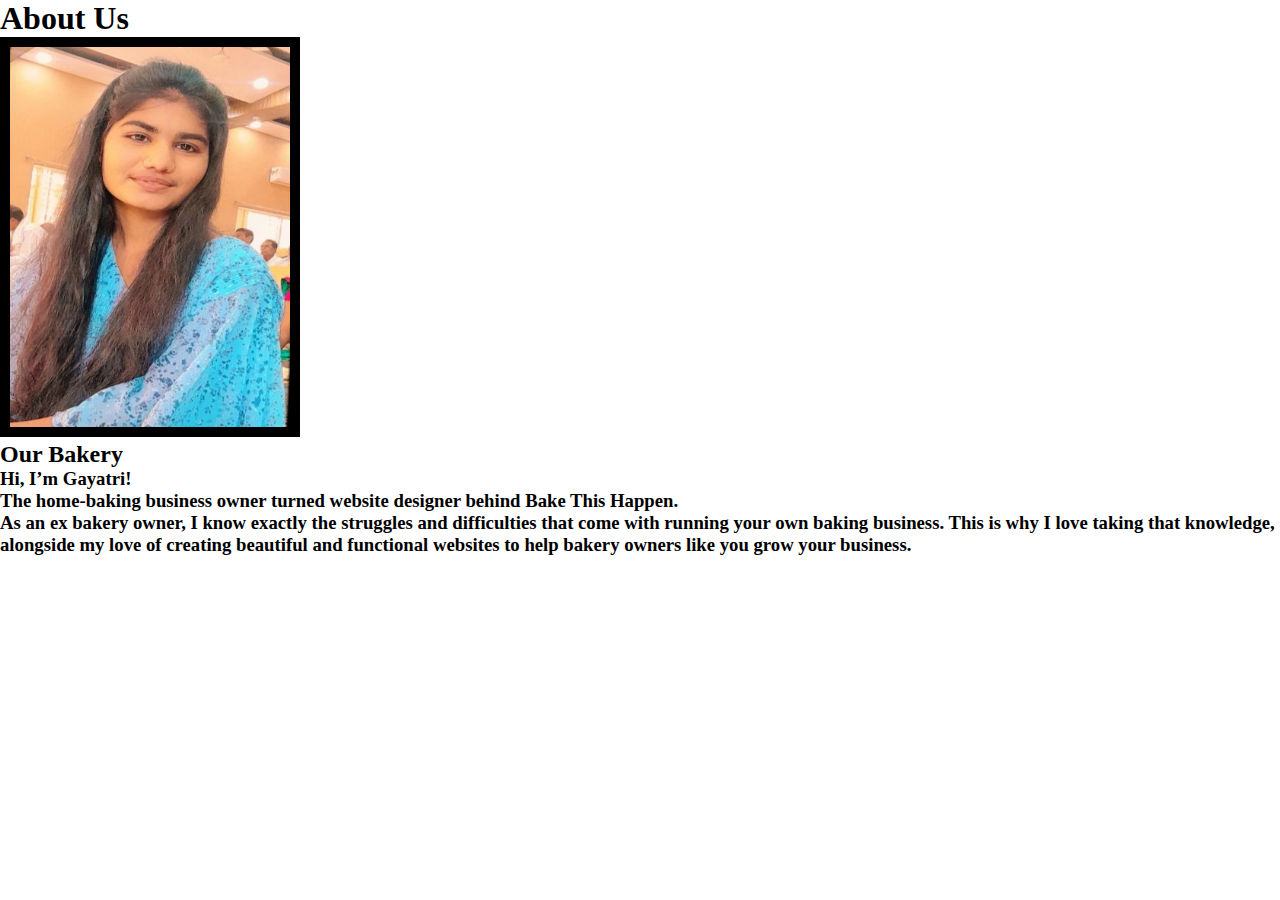
<file: about us.html>
<!DOCTYPE html>
<html lang="en">
<head>
    <meta charset="UTF-8">
    <meta name="viewport" content="width=device-width, initial-scale=1.0">
    <title>About us section</title>
    <link rel="stylesheet" href="about.css">
   
</head> 
<body>
    <div class="Wrapper">
        <div class="row"  
            <div class="image-section">
                <h1>About Us</h1>
                <img src="gayu.png" alt="gayu" width="300" height="400"
                border="10">                
            </div>
           <div class="content">
            <h2>Our Bakery</h2>
            <h3>Hi, I’m Gayatri!<br>
                <p>The home-baking business owner turned website designer behind Bake This Happen.<br>

                    As an ex bakery owner, I know exactly the struggles and difficulties that come with running your own baking business. This is why I love taking that knowledge, alongside my love of creating beautiful and functional websites to help bakery owners like you grow your business.</p>
        </div>
    </div>
</file>
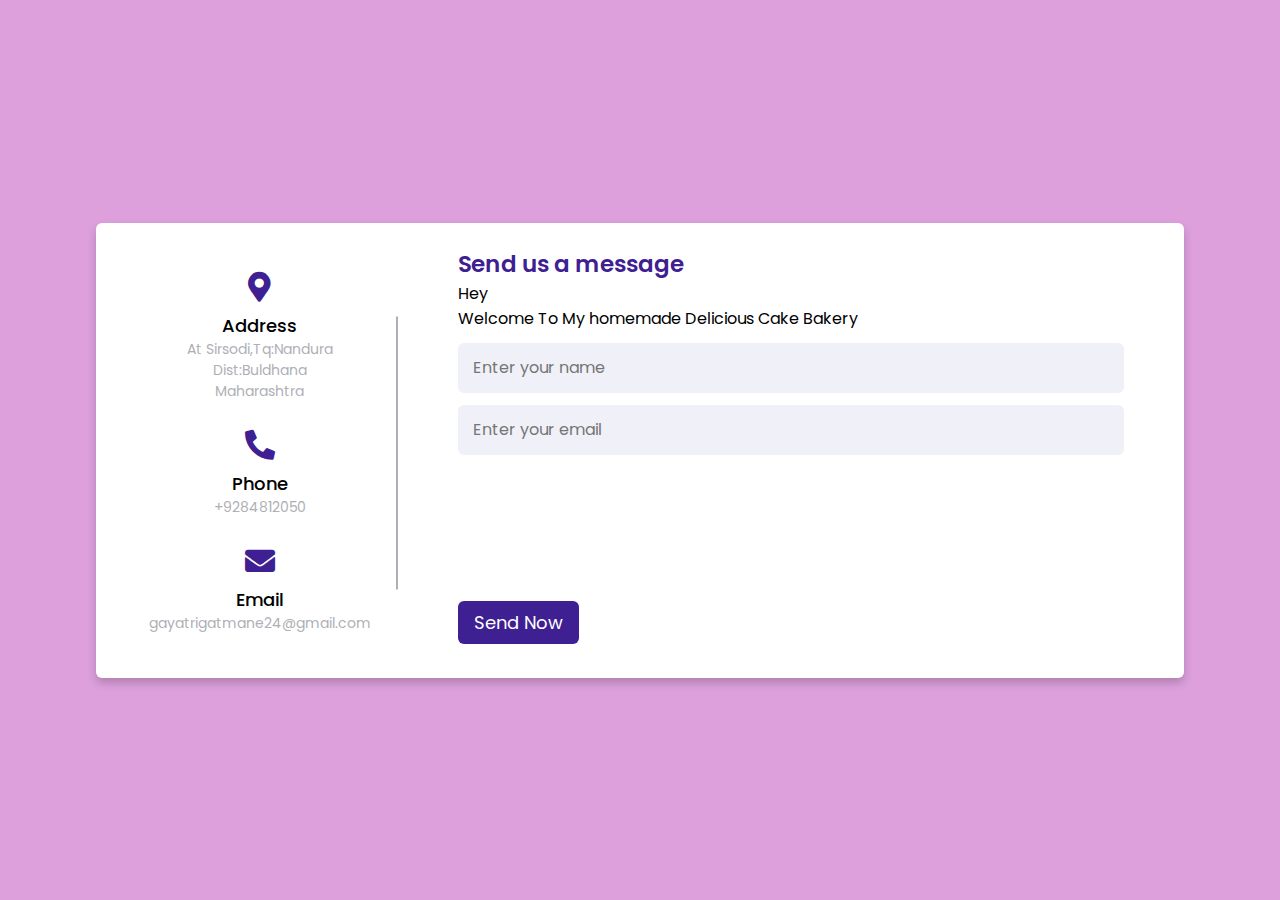
<file: contact.html>
<!DOCTYPE html>
<html lang="en" dir="ltr">
  <head>
    <meta charset="UTF-8">
    <title>contact page</title>
    <link rel="stylesheet" href="contact.css">
    <link rel="stylesheet" href="https://cdnjs.cloudflare.com/ajax/libs/font-awesome/5.15.2/css/all.min.css"/>
     <meta name="viewport" content="width=device-width, initial-scale=1.0">
   </head>
<body>
  <div class="container">
    <div class="content">
      <div class="left-side">
        <div class="address details">
          <i class="fas fa-map-marker-alt"></i>
          <div class="topic">Address</div>
          <div class="text-one"> At Sirsodi,Tq:Nandura Dist:Buldhana</div>
          <div class="text-two">Maharashtra</div>
        </div>
        <div class="phone details">
          <i class="fas fa-phone-alt"></i>
          <div class="topic">Phone</div>
          <div class="text-one">+9284812050</div>
        </div>
        <div class="email details">
          <i class="fas fa-envelope"></i>
          <div class="topic">Email</div>
          <div class="text-one">gayatrigatmane24@gmail.com</div>
        </div>
      </div>
      <div class="right-side">
        <div class="topic-text">Send us a message</div>
        <p>Hey<br> Welcome To My homemade Delicious Cake Bakery </p>
      <form action="#">
        <div class="input-box">
          <input type="text" placeholder="Enter your name">
        </div>
        <div class="input-box">
          <input type="text" placeholder="Enter your email">
        </div>
        <div class="input-box message-box">
          
        </div>
        <div class="button">
          <input type="button" value="Send Now" >
        </div>
      </form>
    </div>
    </div>
  </div>
</body>
</html>
</file>
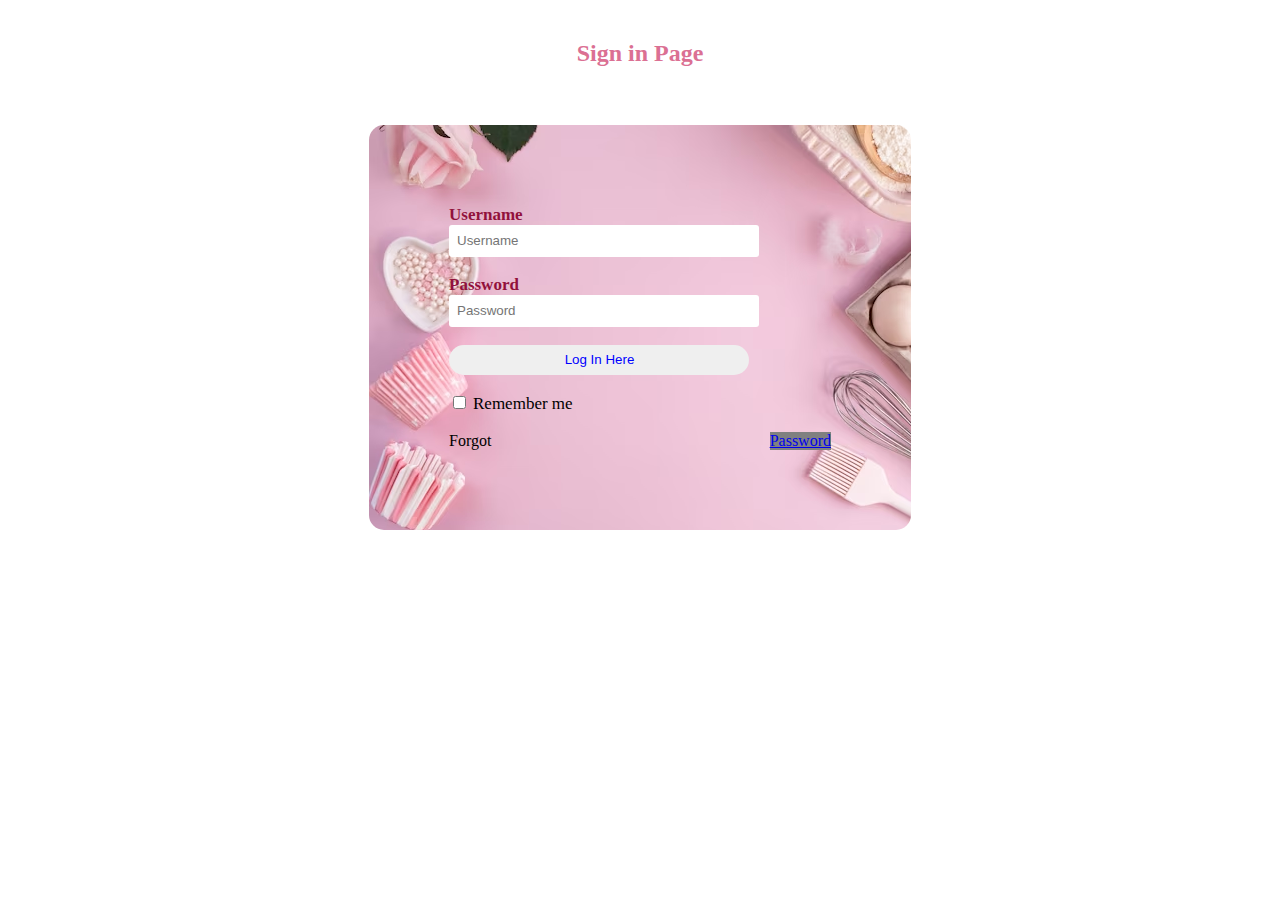
<file: sign.html>
<!DOCTYPE html>
<html>
<head>
    <title>Sign in Page</title>
    <link rel="stylesheet" href="sign.css">

</head>
<body>
    <h2>Sign in Page</h2><br>
    <div class="sign">
    <form id="Sign" method="get" action="sign">
        <label><b>Username
        </b>
        </label>
        <input type="text" name="Uname" id="Uname" placeholder="Username">
        <br><br>
        <label><b>Password
        </b>
        </label>
        <input type="Password" name="Pass" id="Pass" placeholder="Password">
        <br><br>
        <input type="button" name="log" id="log" value="Log In Here">
        <br><br>
        <input type="checkbox" id="check">
        <span>Remember me</span>
        <br><br>
        Forgot <a href="#">Password</a>
    </form>
</div>
</body>
</html>
</file>
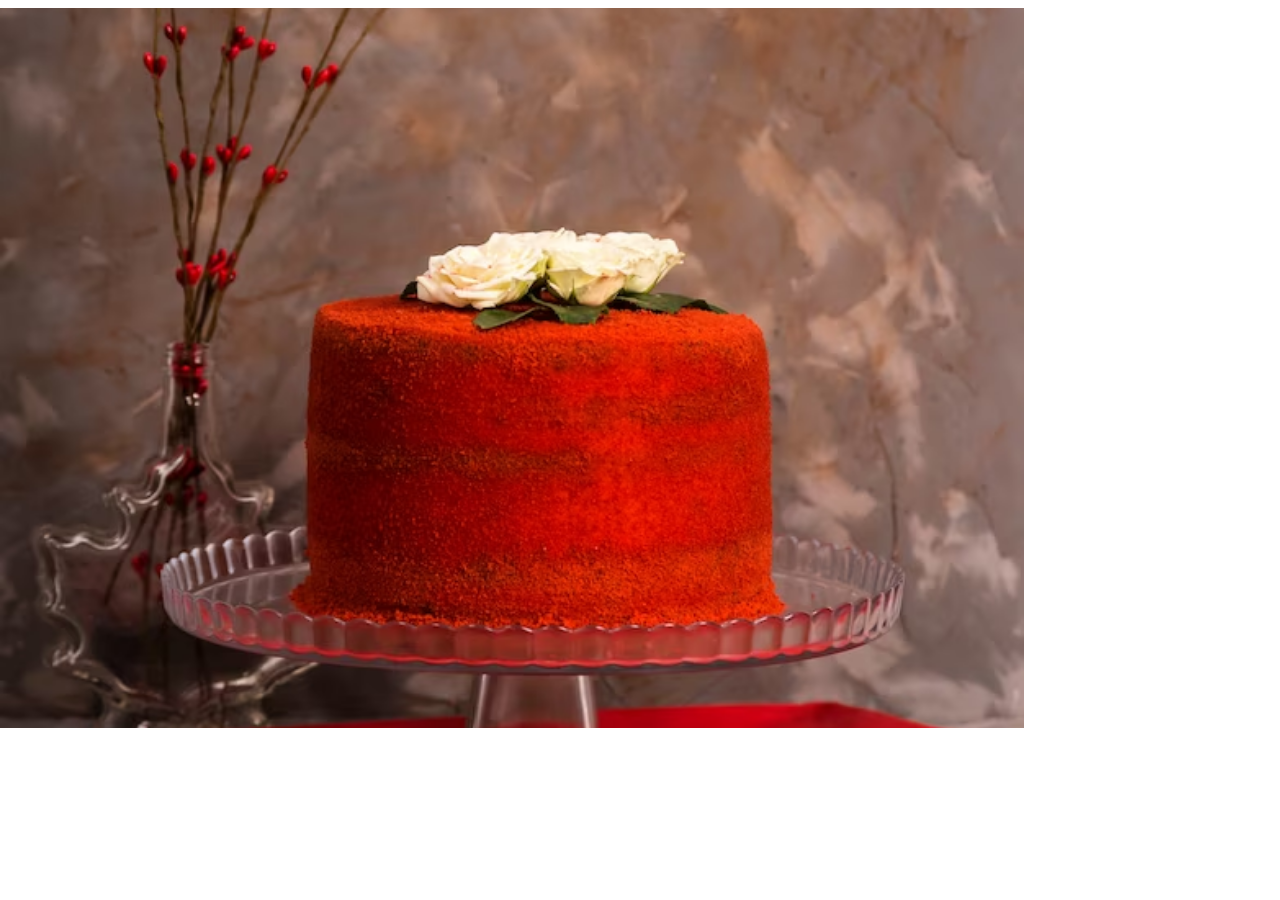
<file: variety.html>
<!DOCTYPE html>
<html lang="en">
<head>
    <meta charset="UTF-8">
    <meta name="viewport" content="width=device-width, initial-scale=1.0">
    <title>variety page</title>
    <link rel="stylesheet" href="variety.css">
</head>
<body>
    <div class="image-slider">
        <div class="slide" style="background-image: url('red\ velvate.jpg' )"></div>
        <div class="slide" style="background-image: url('Rasmalai.jpg')"></div>
        <div class="slide" style="background-image: url('chococake.jpg')"></div>
        <div class="slide" style="background-image: url('Vanila.jpg')" ></div>
        <div class="slide" style="background-image: url('stawberry.jpg')"></div>
    </div>
</body>
</html>
</file>
<file: about.css>
@import url(https://fonts.google.com/specimen/Andika?noto.script=Hant);
*{
    margin: 0px;
    padding: 0px;
    box-sizing: border-box;
    font-family: 'lobster', cursive;
}
.Wrapper{
    width: 80%%;
    min-height: 100vh;
    overflow: hidden;
    background-color: white;
}
</file>
<file: contact.css>
/* Google Font Link */
@import url('https://fonts.googleapis.com/css2?family=Poppins:wght@200;300;400;500;600;700&display=swap');
*{
  margin: 0;
  padding: 0;
  box-sizing: border-box;
  font-family: "Poppins" , sans-serif;
}
body{
  min-height: 100vh;
  width: 100%;
  background-color: plum;
  display: flex;
  align-items: center;
  justify-content: center;
}
.container{
  width: 85%;
  border-radius: 6px;
  background: #fff;
  padding: 20px 60px 30px 40px;
  box-shadow: 0 5px 10px rgba(0, 0, 0, 0.2);
}
.container .content{
  display: flex;
  align-items: center;
  justify-content: space-between;
}
.container .content .left-side{
  width: 25%;
  height: 100%;
  display: flex;
  flex-direction: column;
  align-items: center;
  justify-content: center;
  margin-top: 15px;
  position: relative;
}
.content .left-side::before{
  content: '';
  position: absolute;
  height: 70%;
  width: 2px;
  right: -15px;
  top: 50%;
  transform: translateY(-50%);
  background: #afafb6;
}
.content .left-side .details{
  margin: 14px;
  text-align: center;
}
.content .left-side .details i{
  font-size: 30px;
  color: #3e2093;
  margin-bottom: 10px;
}
.content .left-side .details .topic{
  font-size: 18px;
  font-weight: 500;
}
.content .left-side .details .text-one,
.content .left-side .details .text-two{
  font-size: 14px;
  color: #afafb6;
}
.container .content .right-side{
  width: 75%;
  margin-left: 75px;
}
.content .right-side .topic-text{
  font-size: 23px;
  font-weight: 600;
  color: #3e2093;
}
.right-side .input-box{
  height: 50px;
  width: 100%;
  margin: 12px 0;
}
.right-side .input-box input,
.right-side .input-box textarea{
  height: 100%;
  width: 100%;
  border: none;
  outline: none;
  font-size: 16px;
  background: #F0F1F8;
  border-radius: 6px;
  padding: 0 15px;
  resize: none;
}
.right-side .message-box{
  min-height: 110px;
}
.right-side .input-box textarea{
  padding-top: 6px;
}
.right-side .button{
  display: inline-block;
  margin-top: 12px;
}
.right-side .button input[type="button"]{
  color: #fff;
  font-size: 18px;
  outline: none;
  border: none;
  padding: 8px 16px;
  border-radius: 6px;
  background: #3e2093;
  cursor: pointer;
  transition: all 0.3s ease;
}
.button input[type="button"]:hover{
  background: #5029bc;
}

@media (max-width: 950px) {
  .container{
    width: 90%;
    padding: 30px 40px 40px 35px ;
  }
  .container .content .right-side{
   width: 75%;
   margin-left: 55px;
}
}
@media (max-width: 820px) {
  .container{
    margin: 40px 0;
    height: 100%;
  }
  .container .content{
    flex-direction: column-reverse;
  }
 .container .content .left-side{
   width: 100%;
   flex-direction: row;
   margin-top: 40px;
   justify-content: center;
   flex-wrap: wrap;
 }
 .container .content .left-side::before{
   display: none;
 }
 .container .content .right-side{
   width: 100%;
   margin-left: 0;
 }
}
</file>
<file: sign.css>
body

.sign{
        width: 382px;
        overflow: hidden;
        margin: auto;
        margin: 20 0 0 450px;
        padding: 80px;
        background-image: url(login.jpg);
        border-radius: 15px ;

}
h2{
    text-align: center;
    color: palevioletred;
    padding: 20px;
    
}
label{
    color: hsl(340, 79%, 32%);
    font-size: 17px;
}
#Uname{
    width: 300px;
    height: 30px;
    border: none;
    border-radius: 3px;
    padding-left: 8px;
}
#Pass{
    width: 300px;
    height: 30px;
    border: none;
    border-radius: 3px;
    padding-left: 8px;

}
#log{
    width: 300px;
    height: 30px;
    border: none;
    border-radius: 17px;
    padding-left: 7px;
    color: blue;


}
span{
    color: black;
    font-size: 17px;
}
a{
    float: right;
    background-color: grey;
}
</file>
<file: variety.css>
.image-slider {
    width: 100%;
    height: 300px;
    overflow: hidden;
	background-size: cover;
	
}

.slide {
    position: absolute;
    left: 0;
    width: 80%;
    height: 80%;
    background-position: center;
    background-size: cover;
	opacity: 0;
    transition: opacity 6s ease-in-out;
}

.slide:first-of-type {
    opacity: 1;
}

.slide:nth-of-type(2) {
    animation: slide-in 5s ease-in-out infinite;
}

.slide:nth-of-type(3) {
    animation: slide-in 7s ease-in-out infinite;
}

.slide:nth-of-type(4) {
    animation: slide-in 4s ease-in-out infinite;
}

.slide:nth-of-type(5) {
    animation: slide-in 4s ease-in-out infinite;
}

@keyframes slide-in {
    0% {
        opacity: 1;
    }
    100% {
        opacity: 0;
    }
}
</file>
